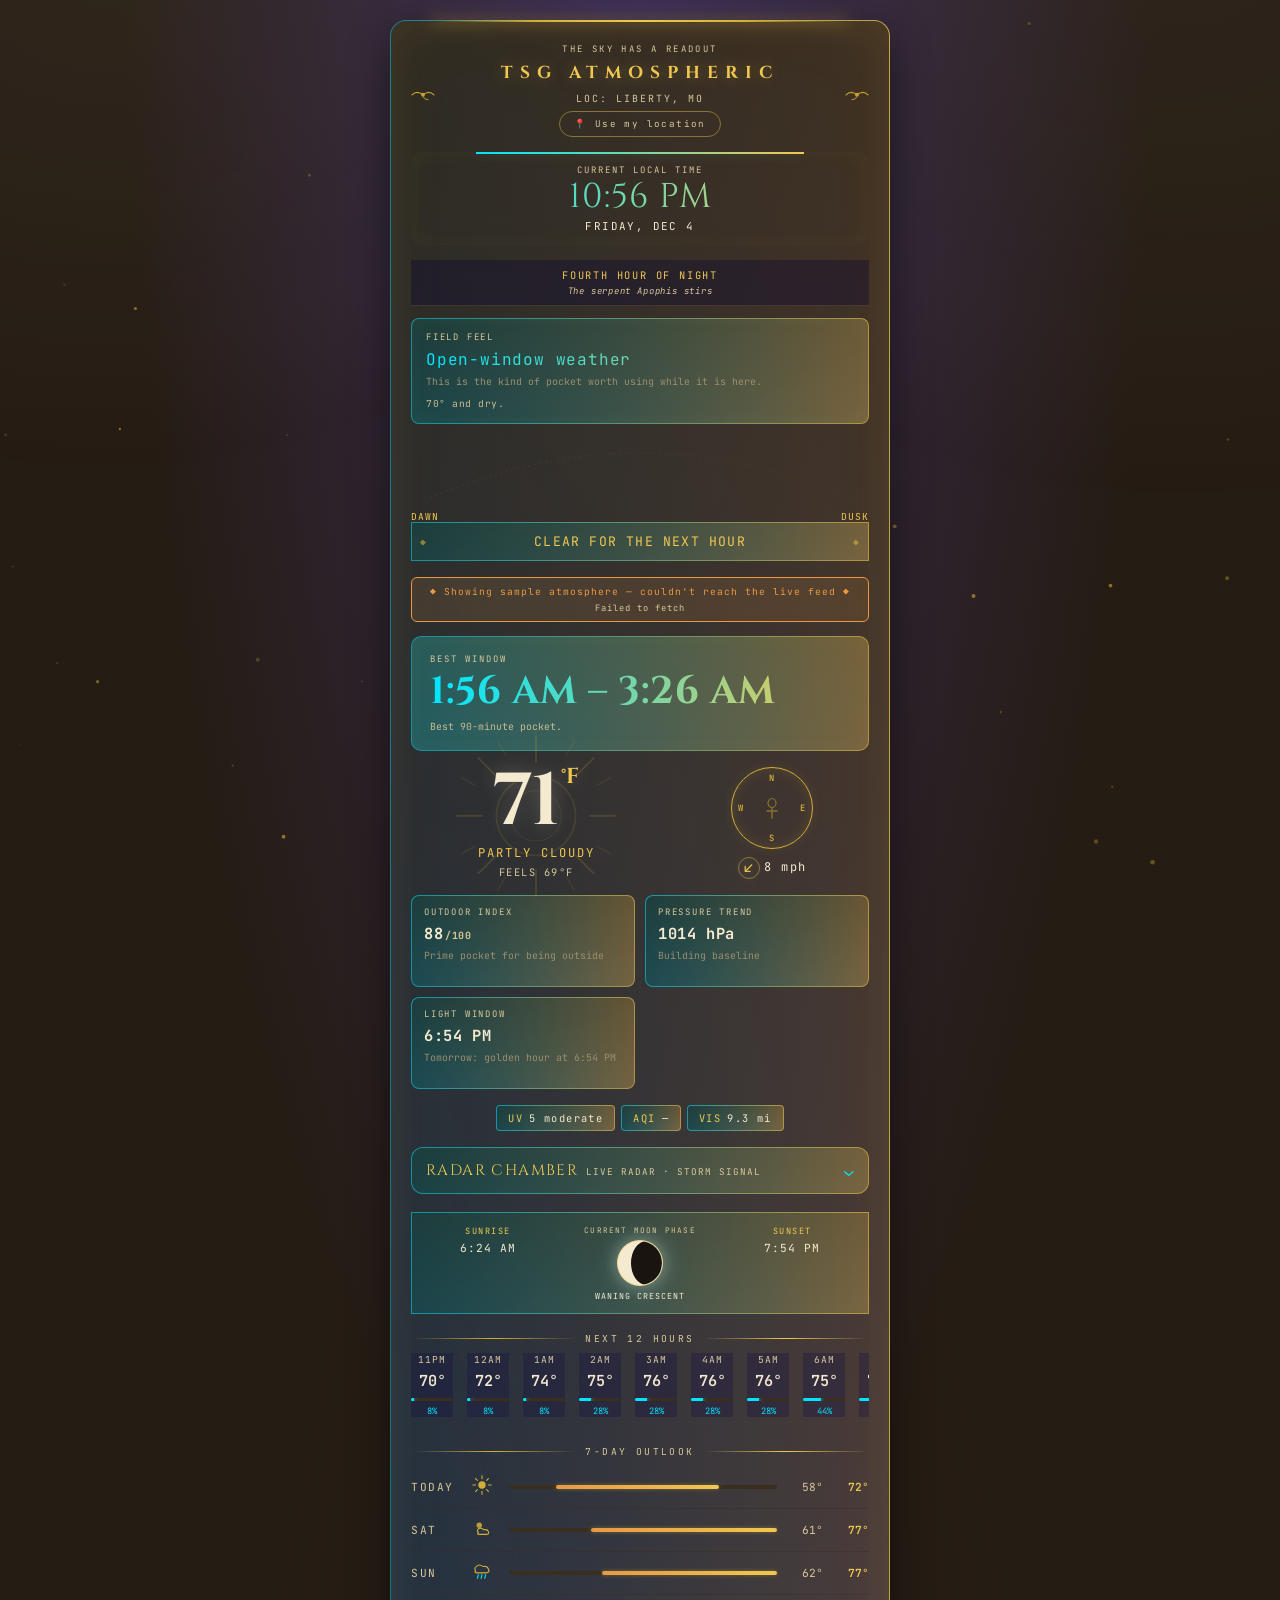
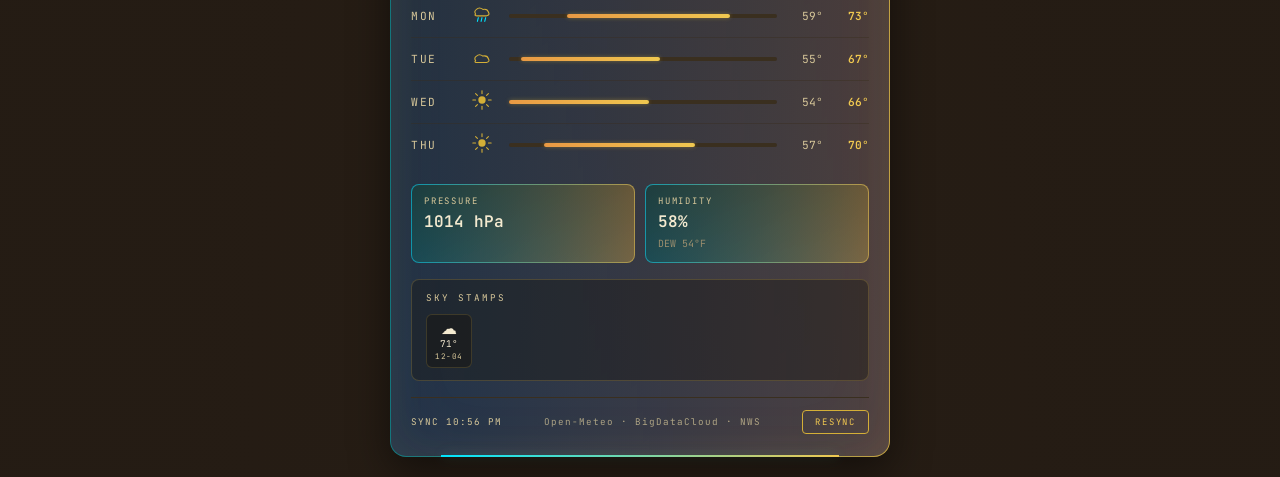
<file: index.html>
<!DOCTYPE html>
<html lang="en">
<head>
  <meta charset="UTF-8" />
  <meta name="viewport" content="width=device-width, initial-scale=1.0" />
  <meta name="theme-color" content="#1a1410" />
  <meta name="description" content="TSG Atmospheric — a field-feel weather dashboard built for sky awareness, timing, and human-readable conditions." />
  <meta property="og:title" content="TSG Atmospheric" />
  <meta property="og:description" content="A field-feel weather dashboard for sky awareness, timing, and human-readable conditions." />
  <meta property="og:type" content="website" />
  <title>TSG Atmospheric</title>
  <link rel="preconnect" href="https://fonts.googleapis.com" />
  <link rel="preconnect" href="https://fonts.gstatic.com" crossorigin />
  <link href="https://fonts.googleapis.com/css2?family=Cinzel:wght@500;700&family=JetBrains+Mono:wght@300;400;600&display=swap" rel="stylesheet" />
  <link rel="stylesheet" href="styles.css" />
</head>
<body>
  <a href="#mainContent" class="skip-link">Skip to main content</a>
  <canvas id="ambientCanvas" aria-hidden="true"></canvas>
  <div class="phone-weather-overlay" id="weatherOverlay" aria-hidden="true"></div>

  <svg width="0" height="0" class="symbol-bank" aria-hidden="true">
    <defs>
      <symbol id="eyeOfHorus" viewBox="0 0 24 12">
        <path d="M 1 6 Q 6 1 12 6 Q 18 1 23 6" fill="none" stroke="currentColor" stroke-width="1.2" stroke-linecap="round"/>
        <circle cx="12" cy="6" r="2" fill="currentColor"/>
        <path d="M 12 8 Q 14 11 17 11" fill="none" stroke="currentColor" stroke-width="1" stroke-linecap="round"/>
      </symbol>
      <symbol id="ankh" viewBox="0 0 14 22">
        <ellipse cx="7" cy="6" rx="4" ry="4.5" fill="none" stroke="currentColor" stroke-width="1.2"/>
        <line x1="7" y1="11" x2="7" y2="21" stroke="currentColor" stroke-width="1.4" stroke-linecap="round"/>
        <line x1="2" y1="14" x2="12" y2="14" stroke="currentColor" stroke-width="1.4" stroke-linecap="round"/>
      </symbol>
      <symbol id="aten" viewBox="0 0 100 100">
        <g stroke="currentColor" stroke-width="1" stroke-linecap="round" opacity="0.55">
          <line x1="50" y1="6" x2="50" y2="20"/><line x1="50" y1="80" x2="50" y2="94"/>
          <line x1="6" y1="50" x2="20" y2="50"/><line x1="80" y1="50" x2="94" y2="50"/>
          <line x1="18" y1="18" x2="28" y2="28"/><line x1="72" y1="72" x2="82" y2="82"/>
          <line x1="18" y1="82" x2="28" y2="72"/><line x1="72" y1="28" x2="82" y2="18"/>
          <line x1="50" y1="2" x2="50" y2="10" opacity="0.5"/><line x1="9" y1="29" x2="16" y2="33" opacity="0.5"/>
          <line x1="29" y1="9" x2="33" y2="16" opacity="0.5"/><line x1="71" y1="9" x2="67" y2="16" opacity="0.5"/>
          <line x1="91" y1="29" x2="84" y2="33" opacity="0.5"/><line x1="91" y1="71" x2="84" y2="67" opacity="0.5"/>
          <line x1="71" y1="91" x2="67" y2="84" opacity="0.5"/><line x1="29" y1="91" x2="33" y2="84" opacity="0.5"/>
          <line x1="9" y1="71" x2="16" y2="67" opacity="0.5"/>
        </g>
        <circle cx="50" cy="50" r="22" fill="none" stroke="currentColor" stroke-width="1" opacity="0.4"/>
        <circle cx="50" cy="50" r="14" fill="none" stroke="currentColor" stroke-width="0.6" opacity="0.3"/>
      </symbol>
      <symbol id="wxClear" viewBox="0 0 24 24"><circle cx="12" cy="12" r="4" fill="currentColor"/><g stroke="currentColor" stroke-width="1.2" stroke-linecap="round"><line x1="12" y1="2" x2="12" y2="5"/><line x1="12" y1="19" x2="12" y2="22"/><line x1="2" y1="12" x2="5" y2="12"/><line x1="19" y1="12" x2="22" y2="12"/><line x1="5" y1="5" x2="7" y2="7"/><line x1="17" y1="17" x2="19" y2="19"/><line x1="5" y1="19" x2="7" y2="17"/><line x1="17" y1="7" x2="19" y2="5"/></g></symbol>
      <symbol id="wxPartlyCloudy" viewBox="0 0 24 24"><circle cx="9" cy="9" r="3" fill="currentColor" opacity="0.85"/><path d="M 8 17 Q 6 15 8 13 Q 11 11 14 14 Q 18 13 19 16 Q 20 19 17 19 L 9 19 Q 6 19 8 17 Z" fill="none" stroke="currentColor" stroke-width="1.2"/></symbol>
      <symbol id="wxCloudy" viewBox="0 0 24 24"><path d="M 5 16 Q 3 13 6 11 Q 9 8 13 11 Q 18 10 19 14 Q 21 17 17 18 L 7 18 Q 3 18 5 16 Z" fill="none" stroke="currentColor" stroke-width="1.2"/></symbol>
      <symbol id="wxRain" viewBox="0 0 24 24"><path d="M 5 12 Q 3 9 6 7 Q 9 4 13 7 Q 18 6 19 10 Q 21 13 17 14 L 7 14 Q 3 14 5 12 Z" fill="none" stroke="#d4af37" stroke-width="1.2"/><g stroke="#00e5ff" stroke-width="1.2" stroke-linecap="round"><path d="M 8 16 L 7 20"/><path d="M 12 16 L 11 20"/><path d="M 16 16 L 15 20"/></g></symbol>
      <symbol id="wxSnow" viewBox="0 0 24 24"><path d="M 5 12 Q 3 9 6 7 Q 9 4 13 7 Q 18 6 19 10 Q 21 13 17 14 L 7 14 Q 3 14 5 12 Z" fill="none" stroke="currentColor" stroke-width="1.2"/><g fill="#f4ead0"><circle cx="8" cy="18" r="1"/><circle cx="12" cy="20" r="1"/><circle cx="16" cy="18" r="1"/></g></symbol>
      <symbol id="wxStorm" viewBox="0 0 24 24"><path d="M 5 12 Q 3 9 6 7 Q 9 4 13 7 Q 18 6 19 10 Q 21 13 17 14 L 7 14 Q 3 14 5 12 Z" fill="none" stroke="currentColor" stroke-width="1.2"/><path d="M 12 14 L 9 19 L 12 19 L 10 23 L 15 17 L 12 17 L 14 14 Z" fill="#f0c850"/></symbol>
      <symbol id="wxFog" viewBox="0 0 24 24"><g stroke="currentColor" stroke-width="1.2" stroke-linecap="round" fill="none"><path d="M 4 8 Q 8 6 12 8 Q 16 10 20 8"/><path d="M 4 12 Q 8 10 12 12 Q 16 14 20 12"/><path d="M 4 16 Q 8 14 12 16 Q 16 18 20 16"/></g></symbol>
    </defs>
  </svg>

  <main class="hub-container" id="mainContent">
    <header class="header reveal" style="animation-delay: .1s">
      <svg class="header-glyph left"><use href="#eyeOfHorus"/></svg>
      <p class="eyebrow">The sky has a readout</p>
      <h1>TSG Atmospheric</h1>
      <svg class="header-glyph right"><use href="#eyeOfHorus"/></svg>
      <div class="location-line" id="locationLine">Resolving position...</div>
    </header>

    <section class="sky-brief reveal" style="animation-delay: .18s" aria-live="polite">
      <div class="brief-label">FIELD FEEL</div>
      <div class="brief-text" id="fieldFeel">Reading the air...</div>
      <div class="brief-subtext" id="fieldSubtext">Pressure, wind, humidity, light, and timing are being fused.</div>
      <span id="skyNarration" class="brief-narration"></span>
    </section>

    <section class="celestial-arc reveal" style="animation-delay: .24s">
      <svg id="arcSvg" viewBox="0 0 480 70" preserveAspectRatio="none">
        <path d="M 20 60 Q 240 -30 460 60" fill="none" stroke="#4a3d2a" stroke-width="1" stroke-dasharray="2 4" />
        <circle id="arcMarker" cx="240" cy="15" r="6" fill="#d4af37"/>
      </svg>
      <div class="arc-labels"><span id="riseLabel">— : —</span><span id="setLabel">— : —</span></div>
    </section>

    <section class="minutely-precip reveal" style="animation-delay: .3s" id="minutelyText">
      <span class="loading-pulse">Scanning local atmosphere</span>
    </section>

    <section class="demo-banner" id="demoBanner">
      <div>◆ DEMO MODE — REAL DATA UNAVAILABLE ◆</div>
      <div class="demo-banner-detail" id="demoBannerDetail"></div>
    </section>

    <article class="hero-card reveal" aria-label="Best outdoor window" style="animation-delay: .35s">
      <div class="signal-label">Best window</div>
      <div class="signal-value" id="bestWindow">Calculating...</div>
      <div class="signal-note" id="bestWindowNote">Looking for the cleanest 90-minute pocket.</div>
    </article>

    <section class="main-display reveal" style="animation-delay: .42s">
      <div class="temp-block">
        <svg class="aten-disc spinning" aria-hidden="true"><use href="#aten"/></svg>
        <div class="main-temp"><span id="currentTemp">—</span><span class="temp-degree">°F</span></div>
        <div class="conditions-text" id="conditionsText">—</div>
        <div class="feels-like" id="feelsLikeText">FEELS — °F</div>
      </div>
      <div class="cluster">
        <div class="wind-rose" aria-label="Wind direction">
          <svg class="ankh" aria-hidden="true"><use href="#ankh"/></svg>
          <span class="cardinal n">N</span><span class="cardinal s">S</span><span class="cardinal e">E</span><span class="cardinal w">W</span>
        </div>
        <div class="wind-speed" id="windSpeed">— mph</div>
      </div>
    </section>

    <section class="signal-grid reveal" style="animation-delay: .49s">
      <article class="signal-card">
        <div class="signal-label">Outdoor index</div>
        <div class="signal-value"><span id="goScore">—</span><span class="small-unit">/100</span></div>
        <div class="signal-note" id="goScoreNote">Outdoor comfort index</div>
      </article>
      <article class="signal-card">
        <div class="signal-label">Pressure trend</div>
        <div class="signal-value" id="pressureOmen">—</div>
        <div class="signal-note" id="pressureTrend">Building baseline</div>
      </article>
      <article class="signal-card">
        <div class="signal-label">Light window</div>
        <div class="signal-value" id="skyClock">—</div>
        <div class="signal-note" id="skyClockNote">Golden / blue hour timing</div>
      </article>
    </section>

    <section class="rune-row reveal" style="animation-delay: .52s">
      <div class="rune"><span class="rune-label">UV</span><span id="uvVal">—</span></div>
      <div class="rune"><span class="rune-label">AQI</span><span id="aqiVal">—</span></div>
      <div class="rune"><span class="rune-label">VIS</span><span id="visVal">—</span></div>
    </section>

    <section class="celestial-times reveal" style="animation-delay: .58s">
      <div class="time-block"><div class="label">SUNRISE</div><div class="value" id="sunriseTime">—</div></div>
      <div class="time-block"><div class="moon-phase" aria-label="Moon phase"><div class="moon-shadow" id="moonShadow"></div></div><div class="value moon-name" id="moonPhaseName">—</div></div>
      <div class="time-block"><div class="label">SUNSET</div><div class="value" id="sunsetTime">—</div></div>
    </section>

    <div class="strip-label reveal" style="animation-delay: .64s">Next 12 hours</div>
    <section class="hourly-strip reveal" style="animation-delay: .68s" id="hourlyStrip" aria-label="Hourly forecast"></section>

    <div class="strip-label reveal" style="animation-delay: .72s">7-day outlook</div>
    <section class="daily-strip reveal" style="animation-delay: .76s" id="dailyStrip" aria-label="Daily forecast"></section>

    <section class="metrics-grid reveal" style="animation-delay: .8s">
      <article class="metric-card"><div class="metric-label">Pressure</div><div class="metric-value" id="pressureValue">— hPa</div></article>
      <article class="metric-card"><div class="metric-label">Humidity</div><div class="metric-value" id="humidityValue">—%</div><div class="metric-trend" id="dewPointVal">DEW —°F</div></article>
    </section>

    <footer class="footer reveal" style="animation-delay: .86s">
      <span id="lastSyncTime">—</span>
      <span class="data-credit">Open-Meteo · BigDataCloud · NWS</span>
      <button class="sync-btn" type="button" id="syncBtn">RESYNC</button>
    </footer>
  </main>

  <script src="app.js"></script>
</body>
</html>
</file>
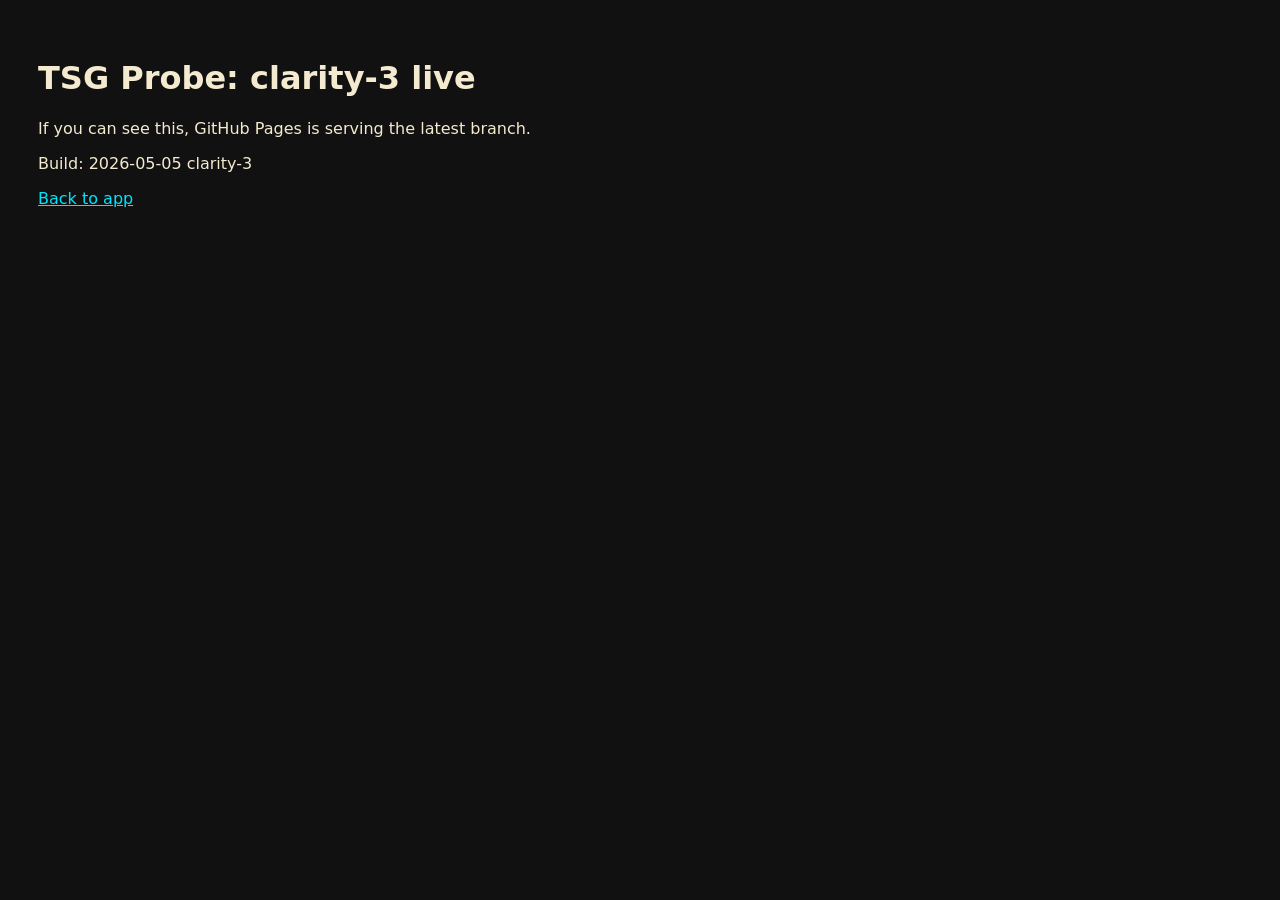
<file: probe.html>
<!DOCTYPE html><html><head><meta name="viewport" content="width=device-width, initial-scale=1"><title>TSG Probe</title></head><body style="font-family:system-ui;background:#111;color:#f4ead0;padding:30px"><h1>TSG Probe: clarity-3 live</h1><p>If you can see this, GitHub Pages is serving the latest branch.</p><p>Build: 2026-05-05 clarity-3</p><p><a style="color:#00e5ff" href="./">Back to app</a></p></body></html>
</file>
<file: styles.css>
:root{--base:#1a1410;--mid:#251c14;--deep:#1a1538;--deep2:#2a2050;--gold:#d4af37;--gold2:#f0c850;--amber:#e89944;--teal:#00e5ff;--teal2:#5fdaeb;--papyrus:#d8c89a;--light:#f4ead0;--dim:#9a8e6e;--accent:#3a2f1f;--accent2:#4a3d2a;--danger:#ff7a5c}*{box-sizing:border-box}html,body{margin:0;padding:0}body{min-height:100vh;padding:20px 14px;display:flex;justify-content:center;align-items:flex-start;position:relative;color:var(--light);font-family:'JetBrains Mono','Courier New',monospace;background:radial-gradient(ellipse at 50% -10%,var(--deep2) 0%,var(--base) 55%),radial-gradient(ellipse at 50% 110%,rgba(232,153,68,.08) 0%,transparent 50%),var(--base)}body:before{content:'';position:fixed;bottom:0;left:50%;transform:translateX(-50%);width:min(680px,120vw);height:220px;background:linear-gradient(135deg,transparent 49.5%,rgba(58,47,31,.46) 50%,transparent 50.5%),linear-gradient(45deg,transparent 49.5%,rgba(58,47,31,.46) 50%,transparent 50.5%);pointer-events:none;z-index:0;opacity:.55}#ambientCanvas{position:fixed;inset:0;width:100%;height:100%;z-index:0;pointer-events:none}.symbol-bank{position:absolute}.hub-container{width:100%;max-width:500px;padding:22px 20px;position:relative;z-index:1;border:1px solid var(--gold);border-radius:16px;background:linear-gradient(145deg,rgba(37,28,20,.88),rgba(26,21,56,.68)),radial-gradient(circle at 50% 0%,rgba(212,175,55,.1) 0%,transparent 60%);backdrop-filter:blur(9px);-webkit-backdrop-filter:blur(9px);box-shadow:0 12px 44px rgba(0,0,0,.62),inset 0 0 34px rgba(212,175,55,.06)}.hub-container:before{content:'';position:absolute;top:-1px;left:8%;right:8%;height:2px;background:linear-gradient(90deg,transparent,var(--gold),var(--gold2),var(--gold),transparent);box-shadow:0 0 14px var(--gold)}.header{text-align:center;margin-bottom:14px;position:relative;padding:0 26px}.eyebrow{margin:0 0 6px;color:var(--papyrus);font-size:.56rem;letter-spacing:2.4px;text-transform:uppercase}.header h1{font-family:'Cinzel',serif;color:var(--gold2);font-size:clamp(.9rem,4.8vw,1.08rem);margin:0;letter-spacing:clamp(3px,1.3vw,7px);font-weight:700;text-shadow:0 0 14px rgba(240,200,80,.38);text-transform:uppercase}.header-glyph{position:absolute;top:50%;transform:translateY(-10%);width:24px;height:12px;color:var(--gold);opacity:.9}.header-glyph.left{left:0}.header-glyph.right{right:0;transform:translateY(-10%) scaleX(-1)}.location-line{font-size:.62rem;color:var(--papyrus);letter-spacing:2px;margin-top:8px;text-transform:uppercase}.sky-brief,.signal-card,.metric-card{background:rgba(26,21,16,.58);border:1px solid var(--accent2);border-radius:8px}.sky-brief{padding:12px 14px;margin-bottom:14px;box-shadow:inset 0 0 24px rgba(212,175,55,.035)}.brief-label,.signal-label,.metric-label{font-size:.56rem;color:var(--papyrus);letter-spacing:1.8px;text-transform:uppercase}.brief-text{margin-top:6px;font-family:'Cinzel',serif;color:var(--gold2);font-size:1rem;letter-spacing:.8px}.brief-subtext,.signal-note,.metric-trend{margin-top:5px;color:var(--dim);font-size:.62rem;line-height:1.45}.celestial-arc{height:70px;margin:12px 0 4px}.celestial-arc svg{width:100%;height:100%;overflow:visible;display:block}.arc-labels{display:flex;justify-content:space-between;font-size:.6rem;color:var(--papyrus);letter-spacing:1px;margin-top:2px}.minutely-precip{text-align:center;font-size:.82rem;padding:10px 30px;border-top:1px solid var(--accent);border-bottom:1px solid var(--accent);margin:14px 0 16px;letter-spacing:1.2px;position:relative;text-transform:uppercase}.minutely-precip:before,.minutely-precip:after{content:'◆';position:absolute;top:50%;transform:translateY(-50%);color:var(--gold);font-size:.6rem;opacity:.62}.minutely-precip:before{left:8px}.minutely-precip:after{right:8px}.minutely-precip.clear{color:var(--gold2)}.minutely-precip.precip{color:var(--teal);text-shadow:0 0 8px rgba(0,229,255,.4)}.minutely-precip.error{color:var(--danger)}.demo-banner{background:rgba(232,153,68,.12);border:1px solid var(--amber);color:var(--amber);padding:7px 10px;border-radius:6px;font-size:.6rem;letter-spacing:1px;text-align:center;margin-bottom:14px;display:none}.demo-banner.show{display:block}.demo-banner-detail{font-size:.55rem;color:var(--papyrus);margin-top:4px;word-break:break-word}.main-display{display:grid;grid-template-columns:1.3fr 1fr;gap:14px;align-items:center;margin-bottom:16px}.temp-block{text-align:center;position:relative;min-width:0}.aten-disc{position:absolute;top:50%;left:50%;transform:translate(-50%,-54%);width:180px;height:180px;pointer-events:none;opacity:.7;color:var(--gold)}.main-temp{font-family:'Cinzel',serif;font-size:clamp(3.6rem,18vw,4.6rem);font-weight:700;color:var(--light);line-height:.95;letter-spacing:-2px;position:relative;z-index:2;text-shadow:0 0 20px rgba(244,234,208,.25)}.temp-degree{font-size:1.35rem;color:var(--gold2);vertical-align:top;margin-left:3px;letter-spacing:0}.conditions-text{font-size:.76rem;color:var(--gold2);margin-top:8px;letter-spacing:2px;text-transform:uppercase;min-height:1em;position:relative;z-index:2}.feels-like{font-size:.65rem;color:var(--papyrus);margin-top:4px;letter-spacing:1.5px;position:relative;z-index:2}.cluster{display:flex;flex-direction:column;gap:8px;align-items:center}.wind-rose{width:82px;height:82px;border:1px solid var(--gold);border-radius:50%;position:relative;box-shadow:inset 0 0 14px rgba(212,175,55,.15),0 0 12px rgba(212,175,55,.1)}.ankh{position:absolute;top:50%;left:50%;transform:translate(-50%,-50%);width:14px;height:22px;opacity:.5;color:var(--gold)}.cardinal{position:absolute;font-size:.55rem;color:var(--gold);font-weight:600;letter-spacing:1px}.n{top:4px;left:50%;transform:translateX(-50%)}.s{bottom:4px;left:50%;transform:translateX(-50%)}.e{right:6px;top:50%;transform:translateY(-50%)}.w{left:6px;top:50%;transform:translateY(-50%)}.wind-needle{position:absolute;width:2px;height:32px;background:linear-gradient(to top,transparent 30%,var(--teal));transform-origin:bottom center;bottom:50%;left:50%;margin-left:-1px;transform:rotate(0deg);transition:transform 1.4s cubic-bezier(.4,0,.2,1);filter:drop-shadow(0 0 5px var(--teal));z-index:1}.wind-speed{font-size:.75rem;color:var(--light);letter-spacing:1.5px}.signal-grid{display:grid;grid-template-columns:1fr 1fr;gap:10px;margin-bottom:16px}.signal-card{padding:10px 12px;min-height:92px}.signal-card.primary{grid-column:1/-1;background:linear-gradient(145deg,rgba(58,47,31,.48),rgba(26,21,56,.3));border-color:rgba(212,175,55,.55)}.signal-value{margin-top:5px;color:var(--light);font-weight:700;font-size:.96rem;letter-spacing:.6px}.signal-card.primary .signal-value{color:var(--gold2);font-family:'Cinzel',serif;font-size:1.06rem}.small-unit{font-size:.62rem;color:var(--papyrus);margin-left:2px}.rune-row{display:flex;gap:6px;flex-wrap:wrap;justify-content:center;margin-bottom:16px}.rune{border:1px solid var(--accent2);padding:5px 11px;border-radius:4px;font-size:.65rem;letter-spacing:1.4px;color:var(--light);background:rgba(26,21,16,.6)}.rune-label{color:var(--gold2);margin-right:6px}.celestial-times{display:grid;grid-template-columns:1fr 1fr 1fr;padding:12px 0;border-top:1px solid var(--accent);border-bottom:1px solid var(--accent);margin-bottom:18px;font-size:.7rem}.time-block{text-align:center}.label{color:var(--papyrus);letter-spacing:1.5px;margin-bottom:4px;font-size:.58rem}.value{color:var(--light);letter-spacing:1px}.moon-phase{width:22px;height:22px;border-radius:50%;background:var(--light);position:relative;margin:0 auto 4px;box-shadow:0 0 12px rgba(244,234,208,.4);overflow:hidden}.moon-shadow{position:absolute;top:0;width:100%;height:100%;background:var(--base);border-radius:50%}.moon-name{font-size:.55rem}.strip-label{font-size:.6rem;color:var(--papyrus);letter-spacing:2.4px;margin-bottom:8px;text-transform:uppercase;display:flex;align-items:center;gap:8px}.strip-label:before,.strip-label:after{content:'';flex:1;height:1px;background:linear-gradient(90deg,transparent,var(--accent2),transparent)}.hourly-strip{display:flex;gap:14px;overflow-x:auto;padding-bottom:10px;margin-bottom:18px;scrollbar-width:none}.hourly-strip::-webkit-scrollbar{display:none}.hour-node{display:flex;flex-direction:column;align-items:center;min-width:42px;gap:4px}.hour-time{font-size:.6rem;color:var(--papyrus);letter-spacing:1px}.hour-temp{font-size:.95rem;font-weight:600;color:var(--light)}.hour-precip-bar{width:100%;height:3px;background:var(--accent);border-radius:2px;overflow:hidden;margin-top:3px}.hour-precip-fill{height:100%;background:var(--teal);box-shadow:0 0 4px var(--teal);transition:width .6s}.hour-precip-pct{font-size:.55rem;color:var(--teal)}.daily-strip{display:flex;flex-direction:column;margin-bottom:18px}.day-row{display:grid;grid-template-columns:50px 28px 1fr 36px 36px;gap:10px;align-items:center;padding:8px 0;border-bottom:1px solid rgba(58,47,31,.4);font-size:.75rem}.day-row:last-child{border-bottom:none}.day-name{color:var(--papyrus);letter-spacing:1.5px;font-size:.7rem}.day-icon svg{width:22px;height:22px;color:var(--gold)}.day-range-bar{height:4px;background:var(--accent);border-radius:2px;position:relative}.day-range-fill{position:absolute;height:100%;background:linear-gradient(90deg,var(--teal),var(--gold2));border-radius:2px;box-shadow:0 0 4px rgba(212,175,55,.4)}.day-low{color:var(--teal2);text-align:right;font-size:.7rem}.day-high{color:var(--gold2);text-align:right;font-size:.7rem;font-weight:600}.metrics-grid{display:grid;grid-template-columns:1fr 1fr;gap:10px}.metric-card{padding:10px 12px}.metric-value{font-size:1rem;color:var(--light);margin-top:4px;font-weight:600}.footer{margin-top:16px;padding-top:12px;border-top:1px solid var(--accent);display:flex;gap:8px;justify-content:space-between;align-items:center;font-size:.58rem;color:var(--papyrus);letter-spacing:1px}.data-credit{opacity:.75}.sync-btn{background:transparent;color:var(--gold2);border:1px solid var(--gold);padding:5px 12px;font-family:inherit;font-size:.56rem;letter-spacing:1.8px;cursor:pointer;border-radius:4px;text-transform:uppercase;transition:all .3s}.sync-btn:hover{background:var(--gold);color:var(--base);box-shadow:0 0 14px rgba(212,175,55,.5)}.loading-pulse{animation:pulse 1.5s ease-in-out infinite}@keyframes pulse{0%,100%{opacity:1}50%{opacity:.4}}.reveal{opacity:0;transform:translateY(8px);animation:reveal .6s ease-out forwards}@keyframes reveal{to{opacity:1;transform:translateY(0)}}@keyframes aten-spin{to{transform:translate(-50%,-54%) rotate(360deg)}}.aten-disc.spinning{animation:aten-spin 180s linear infinite}@media(max-width:390px){.hub-container{padding:20px 14px}.header{padding:0 20px}.main-display{grid-template-columns:1fr}.signal-grid{grid-template-columns:1fr}.signal-card.primary{grid-column:auto}.footer{flex-wrap:wrap}}
/* ═══════════════════════════════════════════════════════════════════════════════
   MERGED: polish.css + radar.css  +  new components
   All !important removed. Cascade order = last wins.
   ═══════════════════════════════════════════════════════════════════════════════ */

/* ── body (refined gradient) ─────────────────────────────────────────────────── */
body {
  background:
    radial-gradient(ellipse at 50% -12%, rgba(64,50,100,.92) 0%, rgba(37,28,20,.94) 58%),
    radial-gradient(ellipse at 50% 115%, rgba(240,200,80,.13) 0%, transparent 52%),
    #211812;
}

/* ── hub container ────────────────────────────────────────────────────────────── */
.hub-container {
  border-color: rgba(240,200,80,.82);
  box-shadow:
    0 14px 42px rgba(0,0,0,.48),
    inset 0 0 38px rgba(240,200,80,.07),
    inset 0 0 76px rgba(232,153,68,.045);
}
.hub-container::after {
  content: '';
  position: absolute;
  left: 10%;
  right: 10%;
  bottom: -1px;
  height: 2px;
  background: linear-gradient(90deg, var(--teal), var(--gold2));
  box-shadow: 0 0 12px rgba(0,229,255,.18), 0 0 16px rgba(240,200,80,.18);
}

/* ── skip link ────────────────────────────────────────────────────────────────── */
.skip-link {
  position: absolute;
  top: -100px;
  left: 0;
  padding: 6px 12px;
  background: var(--gold2);
  color: var(--base);
  font-size: .65rem;
  letter-spacing: 1px;
  border-radius: 0 0 4px 0;
  transition: top .2s;
  z-index: 9999;
}
.skip-link:focus { top: 0; }

/* ── clock card ───────────────────────────────────────────────────────────────── */
.clock-card {
  margin: 0 0 14px;
  padding: 12px 14px;
  border-radius: 10px;
  background:
    linear-gradient(135deg, rgba(240,200,80,.13), rgba(0,229,255,.045)) padding-box,
    rgba(26,21,16,.52) padding-box,
    linear-gradient(90deg, rgba(0,229,255,.55), rgba(240,200,80,.65)) border-box;
  border: 1px solid transparent;
  text-align: center;
  box-shadow: inset 0 0 24px rgba(240,200,80,.045);
  position: relative;
  overflow: hidden;
}
.clock-card::before {
  content: '';
  display: block;
  position: absolute;
  top: 0;
  left: 14%;
  right: 14%;
  height: 2px;
  background: linear-gradient(90deg, var(--teal), var(--gold2));
  box-shadow: 0 0 12px rgba(0,229,255,.18), 0 0 16px rgba(240,200,80,.18);
}
.clock-label {
  color: var(--papyrus);
  font-size: .56rem;
  letter-spacing: 2px;
  text-transform: uppercase;
}
.clock-time {
  margin-top: 4px;
  font-family: 'Cinzel', serif;
  font-size: clamp(1.45rem, 7vw, 2.15rem);
  line-height: 1;
  letter-spacing: 1px;
  background: linear-gradient(90deg, var(--teal), var(--gold2));
  -webkit-background-clip: text;
  background-clip: text;
  color: transparent;
  display: block;
}
.clock-date {
  margin-top: 5px;
  color: var(--light);
  font-size: .68rem;
  letter-spacing: 1.4px;
  text-transform: uppercase;
}

/* ── best window hero ─────────────────────────────────────────────────────────── */
.hero-card {
  display: block;
  padding: 16px 18px;
  margin-bottom: 16px;
  border: 1px solid transparent;
  border-radius: 10px;
  background:
    linear-gradient(145deg, rgba(58,47,31,.55), rgba(26,21,56,.38)) padding-box,
    linear-gradient(90deg, rgba(0,229,255,.55), rgba(240,200,80,.65)) border-box;
  box-shadow: inset 0 0 22px rgba(240,200,80,.04);
}
.hero-card .signal-label {
  font-size: .56rem;
  color: var(--papyrus);
  letter-spacing: 2px;
  text-transform: uppercase;
}
.hero-card .signal-value {
  margin-top: 8px;
  font-family: 'Cinzel', serif;
  font-size: clamp(1.35rem, 7vw, 2.4rem);
  line-height: 1;
  letter-spacing: .5px;
  background: linear-gradient(90deg, var(--teal), var(--gold2));
  -webkit-background-clip: text;
  background-clip: text;
  color: transparent;
}
.hero-card .signal-note {
  margin-top: 8px;
  color: #c9bb91;
  font-size: .62rem;
  line-height: 1.45;
}

/* ── brief narration ──────────────────────────────────────────────────────────── */
.brief-narration {
  display: block;
  margin-top: 7px;
  color: #c9bb91;
  font-size: .60rem;
  line-height: 1.5;
  letter-spacing: .5px;
}

/* ── nws alerts ───────────────────────────────────────────────────────────────── */
.nws-alerts { margin: 0 0 12px; display: flex; flex-direction: column; gap: 5px; }
.nws-alerts:empty { display: none; }
.nws-alert {
  padding: 7px 10px;
  border-radius: 6px;
  font-size: .62rem;
  letter-spacing: .9px;
  line-height: 1.4;
  border-left: 3px solid;
}
.nws-extreme { background: rgba(255,30,30,.14); border-color: #ff3030; color: #ff7070; }
.nws-severe  { background: rgba(255,90,30,.12); border-color: var(--danger); color: var(--danger); }
.nws-moderate{ background: rgba(240,200,80,.10); border-color: var(--gold2); color: var(--gold2); }

/* ── location button ──────────────────────────────────────────────────────────── */
.loc-btn {
  display: block;
  margin: 6px auto 0;
  padding: 6px 14px;
  background: transparent;
  border: 1px solid rgba(240,200,80,.45);
  border-radius: 20px;
  color: var(--papyrus);
  font-family: inherit;
  font-size: .58rem;
  letter-spacing: 1.4px;
  cursor: pointer;
  transition: all .25s;
}
.loc-btn:hover { background: rgba(240,200,80,.12); color: var(--gold2); }
.loc-btn:disabled { opacity: .5; cursor: default; }

/* ── hour of ra ───────────────────────────────────────────────────────────────── */
.hour-of-ra {
  text-align: center;
  padding: 8px 14px;
  margin-bottom: 12px;
  border-bottom: 1px solid rgba(240,200,80,.14);
  background: var(--ra-tint, transparent);
  transition: background 1.2s ease;
}
.ra-name {
  display: block;
  color: var(--gold2);
  font-size: .65rem;
  letter-spacing: 1.8px;
  text-transform: uppercase;
}
.ra-desc {
  display: block;
  margin-top: 3px;
  color: var(--papyrus);
  font-size: .56rem;
  letter-spacing: .8px;
  font-style: italic;
}

/* ── crepuscular ──────────────────────────────────────────────────────────────── */
.crepuscular-msg {
  text-align: center;
  padding: 7px;
  font-size: .62rem;
  color: var(--amber);
  letter-spacing: 1.2px;
  font-style: italic;
  animation: pulse 2.5s ease-in-out infinite;
}
body.crepuscular .aten-disc { animation-duration: 40s; }
body.crepuscular #ambientCanvas { opacity: .6; transition: opacity 1.2s ease; }

/* ── sky stamp wall ───────────────────────────────────────────────────────────── */
.stamp-wall {
  margin: 16px 0;
  padding: 12px 14px;
  border: 1px solid rgba(240,200,80,.2);
  border-radius: 8px;
  background: rgba(26,21,16,.38);
}
.stamp-wall-label {
  font-size: .58rem;
  letter-spacing: 2px;
  color: var(--papyrus);
  text-transform: uppercase;
  margin: 0 0 10px;
  font-weight: 400;
}
.stamp-grid { display: flex; flex-wrap: wrap; gap: 6px; }
.stamp-tile {
  display: flex;
  flex-direction: column;
  align-items: center;
  gap: 1px;
  padding: 6px 8px;
  border: 1px solid rgba(240,200,80,.16);
  border-radius: 6px;
  background: rgba(26,21,16,.45);
  min-width: 40px;
}
.stamp-glyph { font-size: 1rem; line-height: 1; }
.stamp-temp  { font-size: .58rem; color: var(--light); }
.stamp-date  { font-size: .48rem; color: var(--papyrus); letter-spacing: .5px; }

/* ── wind flow chip ───────────────────────────────────────────────────────────── */
.wind-flow {
  display: inline-flex;
  align-items: center;
  justify-content: center;
  width: 22px;
  height: 22px;
  border: 1px solid rgba(240,200,80,.45);
  border-radius: 999px;
  color: var(--gold2);
  filter: drop-shadow(0 0 5px rgba(240,200,80,.28));
  font-size: .9rem;
  margin-right: 4px;
  vertical-align: middle;
}

/* ── radar chamber ────────────────────────────────────────────────────────────── */
.radar-chamber {
  margin: 16px 0 18px;
  border-radius: 12px;
  overflow: hidden;
  border: 1px solid transparent;
  background:
    linear-gradient(145deg, rgba(34,25,17,.70), rgba(26,21,56,.38)) padding-box,
    linear-gradient(90deg, rgba(0,229,255,.55), rgba(240,200,80,.65)) border-box;
}
.radar-toggle {
  width: 100%;
  display: flex;
  align-items: center;
  justify-content: space-between;
  gap: 12px;
  padding: 12px 14px;
  background: transparent;
  border: 0;
  color: var(--light);
  font-family: inherit;
  text-align: left;
  cursor: pointer;
}
.radar-title {
  font-family: 'Cinzel', serif;
  color: var(--gold2);
  font-size: .95rem;
  letter-spacing: 1.4px;
  text-transform: uppercase;
}
.radar-subtitle {
  margin-top: 3px;
  color: var(--papyrus);
  font-size: .58rem;
  letter-spacing: 1px;
  text-transform: uppercase;
}
.radar-chevron {
  color: var(--teal);
  font-size: 1rem;
  transition: transform .24s ease;
}
.radar-chamber.open .radar-chevron { transform: rotate(180deg); }
.radar-body { display: none; padding: 0 12px 12px; }
.radar-chamber.open .radar-body { display: block; }
.radar-frame {
  width: 100%;
  height: 255px;
  border: 0;
  display: block;
  background: #10161a;
  border-radius: 10px;
  overflow: hidden;
}
.radar-fallback { margin-top: 6px; font-size: .58rem; text-align: right; }
.radar-fallback a { color: var(--papyrus); }
.radar-status { display: grid; grid-template-columns: 1fr 1fr; gap: 8px; margin-top: 10px; }
.radar-pill { padding: 9px 10px; border-radius: 8px; background: rgba(0,0,0,.18); }
.radar-pill-label { color: var(--papyrus); font-size: .54rem; letter-spacing: 1.4px; text-transform: uppercase; }
.radar-pill-value { margin-top: 4px; color: var(--light); font-size: .75rem; line-height: 1.35; }
.radar-pill-value.elevated { color: var(--gold2); }
.radar-pill-value.active { color: var(--danger); text-shadow: 0 0 10px rgba(255,122,92,.32); }
.radar-body::after {
  content: 'RADAR LOOP: RECENT FRAMES  →  NOW';
  display: block;
  margin-top: 10px;
  padding-top: 12px;
  color: var(--papyrus);
  font-size: .52rem;
  letter-spacing: 1px;
  text-transform: uppercase;
  border-top: 1px solid rgba(216,200,154,.16);
  background: linear-gradient(90deg,rgba(0,229,255,.68),rgba(240,200,80,.72)) left 4px top 0/45% 4px no-repeat;
  animation: radarBar 3.8s ease-in-out infinite;
}
.storm-active { color: var(--danger); text-shadow: 0 0 10px rgba(255,122,92,.45); }

/* ── weather overlay ──────────────────────────────────────────────────────────── */
.phone-weather-overlay {
  position: fixed;
  inset: 0;
  z-index: 0;
  pointer-events: none;
  overflow: hidden;
  opacity: .8;
}
.phone-weather-overlay::before,
.phone-weather-overlay::after {
  content: '';
  position: absolute;
  inset: -20%;
  pointer-events: none;
}
.phone-weather-overlay.wx-rain::before,
.phone-weather-overlay.wx-storm::before {
  background: repeating-linear-gradient(105deg,rgba(0,229,255,0) 0 15px,rgba(0,229,255,.28) 16px,rgba(0,229,255,0) 18px);
  transform: translate3d(0,-20%,0);
  animation: phoneRain .55s linear infinite;
}
.phone-weather-overlay.wx-rain::after,
.phone-weather-overlay.wx-storm::after {
  background: repeating-linear-gradient(105deg,rgba(244,234,208,0) 0 32px,rgba(244,234,208,.18) 33px,rgba(244,234,208,0) 35px);
  animation: phoneRain 1.1s linear infinite;
}
.phone-weather-overlay.wx-clear::before {
  background: radial-gradient(circle at 82% 12%,rgba(240,200,80,.28),rgba(240,200,80,.08) 18%,transparent 38%);
  animation: sunPulse 5s ease-in-out infinite;
}
.phone-weather-overlay.wx-clear::after {
  background:
    radial-gradient(circle at 82% 12%,rgba(240,200,80,.16),transparent 16%),
    conic-gradient(from 0deg at 82% 12%,rgba(240,200,80,.08),transparent 12%,rgba(240,200,80,.06),transparent 24%);
  animation: sunTurn 24s linear infinite;
}
.phone-weather-overlay.wx-snow::before {
  background-image:
    radial-gradient(circle,rgba(244,234,208,.75) 1px,transparent 1.5px),
    radial-gradient(circle,rgba(244,234,208,.5) 1px,transparent 1.5px);
  background-size: 34px 34px, 52px 52px;
  animation: snowFall 9s linear infinite;
}
.phone-weather-overlay.wx-cloudy::before {
  background:
    radial-gradient(ellipse at 20% 12%,rgba(216,200,154,.08),transparent 34%),
    radial-gradient(ellipse at 80% 8%,rgba(216,200,154,.07),transparent 38%);
  animation: cloudDrift 13s ease-in-out infinite;
}
.phone-weather-overlay.wx-storm::after {
  background: rgba(255,255,255,0);
  animation: lightningFlash 7s steps(1,end) infinite;
}

/* ── moon phase (larger + modes) ─────────────────────────────────────────────── */
.moon-phase {
  width: 46px;
  height: 46px;
  border: 1px solid rgba(240,200,80,.42);
}
.moon-phase.sun-mode {
  background: radial-gradient(circle,#fff6bd 0%,var(--gold2) 42%,rgba(240,200,80,.12) 72%);
  box-shadow: 0 0 18px rgba(240,200,80,.55), 0 0 34px rgba(240,200,80,.18);
}
.moon-phase.moon-mode {
  background: var(--light);
  box-shadow: 0 0 18px rgba(244,234,208,.45), 0 0 34px rgba(0,229,255,.12);
}
.moon-name {
  margin-top: 5px;
  display: block;
  font-size: .52rem;
  line-height: 1.25;
}
.celestial-times .time-block:nth-child(2)::before {
  content: 'CURRENT MOON PHASE';
  display: block;
  margin-bottom: 5px;
  color: var(--papyrus);
  font-size: .48rem;
  letter-spacing: 1.2px;
  text-transform: uppercase;
}

/* ── celestial refinements ────────────────────────────────────────────────────── */
.celestial-times { background: rgba(240,200,80,.035); }
.celestial-times .label { color: var(--gold2); font-size: .54rem; }
.arc-labels { color: var(--gold2); }

/* ── colour semantics: teal = water only ──────────────────────────────────────── */
.wind-needle { display: none; }
.aten-disc { opacity: .32; }
.day-low { color: var(--papyrus); }
.day-range-fill {
  background: linear-gradient(90deg, var(--amber), var(--gold2));
  box-shadow: 0 0 4px rgba(212,175,55,.4);
}
.strip-label::before { background: linear-gradient(90deg, transparent, var(--gold), transparent); }
.strip-label::after  { background: linear-gradient(90deg, transparent, var(--gold2), transparent); }

/* ── gradient text (Cinzel restricted to wordmark + temperature + clock) ─────── */
.brief-text {
  font-family: inherit;
  background: linear-gradient(90deg, var(--teal), var(--gold2));
  -webkit-background-clip: text;
  background-clip: text;
  color: transparent;
}
.signal-card.primary .signal-value {
  font-family: inherit;
  background: linear-gradient(90deg, var(--teal), var(--gold2));
  -webkit-background-clip: text;
  background-clip: text;
  color: transparent;
}

/* ── gradient borders (all panels unified) ───────────────────────────────────── */
.sky-brief, .signal-card, .metric-card, .rune,
.celestial-times, .minutely-precip {
  border: 1px solid transparent;
  background:
    linear-gradient(145deg, rgba(34,25,17,.70), rgba(26,21,56,.38)) padding-box,
    linear-gradient(90deg, rgba(0,229,255,.55), rgba(240,200,80,.65)) border-box;
}
.hub-container {
  border: 1px solid transparent;
  background-image:
    linear-gradient(145deg, rgba(49,36,24,.92), rgba(34,28,66,.72)),
    linear-gradient(90deg, rgba(0,229,255,.45), rgba(240,200,80,.78));
  background-origin: padding-box, border-box;
  background-clip: padding-box, border-box;
}

/* ── component background adjustments (within gradient-border panels) ──────── */
.sky-brief { box-shadow: inset 0 0 22px rgba(0,229,255,.028), inset 0 0 26px rgba(240,200,80,.034); }
.signal-card.primary { border-color: rgba(212,175,55,.55); }

/* ── accessibility focus ──────────────────────────────────────────────────────── */
.hour-node:focus, .day-row:focus {
  outline: 1px solid var(--gold);
  outline-offset: 2px;
  border-radius: 4px;
}

/* ── animations ───────────────────────────────────────────────────────────────── */
@keyframes radarBar {
  0%,100% { background-position: left 4px top 0 }
  50%      { background-position: right 4px top 0 }
}
@keyframes phoneRain    { to { transform: translate3d(-8%,28%,0) } }
@keyframes sunPulse     { 50% { opacity: .55; transform: scale(1.03) } }
@keyframes sunTurn      { to { transform: rotate(360deg) } }
@keyframes snowFall     { to { background-position: 0 120px, 40px 180px } }
@keyframes cloudDrift   { 50% { transform: translateX(3%) } }
@keyframes lightningFlash {
  0%,92%,100% { background: rgba(255,255,255,0) }
  93%          { background: rgba(255,255,255,.34) }
  94%          { background: rgba(255,255,255,0) }
  95%          { background: rgba(255,255,255,.18) }
  96%          { background: rgba(255,255,255,0) }
}

/* ── reduced motion ───────────────────────────────────────────────────────────── */
@media (prefers-reduced-motion: reduce) {
  .reveal { animation: none; opacity: 1; transform: none; }
  .aten-disc.spinning { animation: none; }
  .loading-pulse { animation: none; }
  .crepuscular-msg { animation: none; }
  body.crepuscular .aten-disc { animation: none; }
  .radar-body::after { animation: none; }
  .phone-weather-overlay::before,
  .phone-weather-overlay::after { animation: none; }
}

/* ── responsive ───────────────────────────────────────────────────────────────── */
@media (max-width: 390px) {
  .radar-frame { height: 235px; }
  .radar-status { grid-template-columns: 1fr; }
}
</file>
